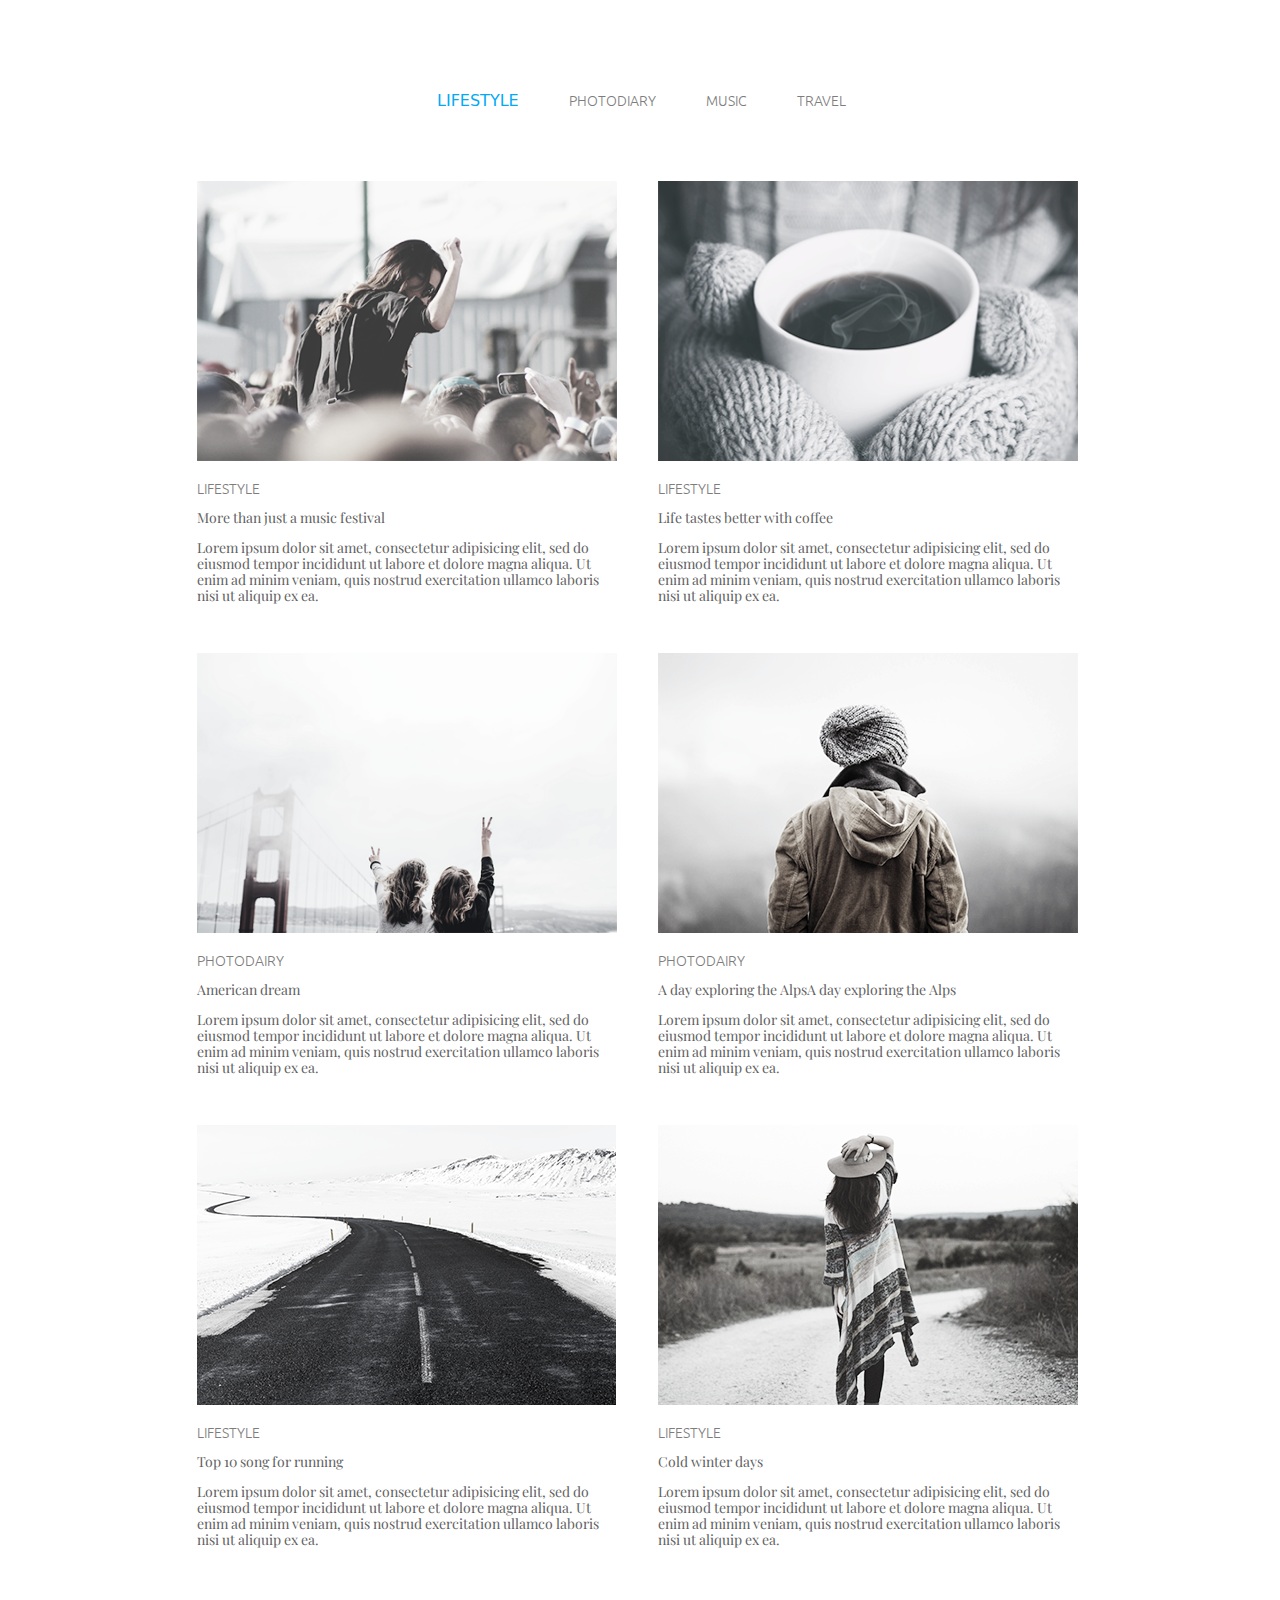
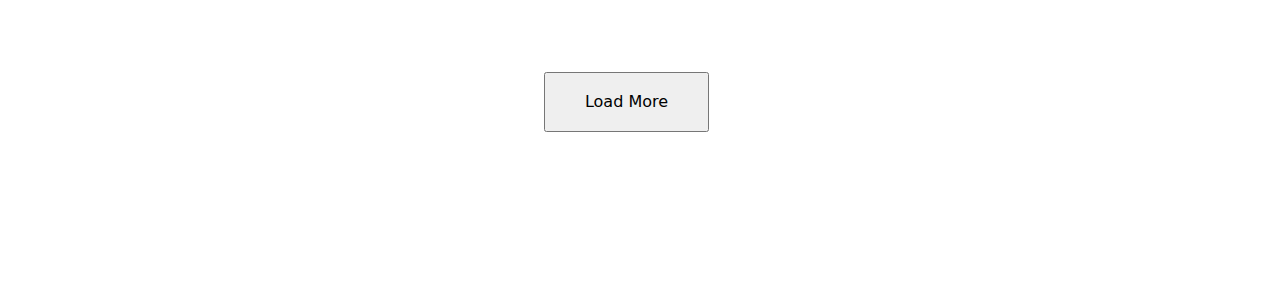
<file: index.html>
<!DOCTYPE html>
<html lang="en">
  <head>
    <meta charset="UTF-8" />
    <meta name="viewport" content="width=device-width, initial-scale=1.0" />
    <link
    rel="stylesheet"
    href="https://cdnjs.cloudflare.com/ajax/libs/modern-normalize/2.0.0/modern-normalize.min.css"
    />
    <link rel="preconnect" href="https://fonts.googleapis.com" />
    <link rel="preconnect" href="https://fonts.gstatic.com" crossorigin />
    <link
    href="https://fonts.googleapis.com/css2?family=Playfair+Display:ital@0;1&display=swap"
    rel="stylesheet"
    />
    <link rel="preconnect" href="https://fonts.googleapis.com" />
    <link rel="preconnect" href="https://fonts.gstatic.com" crossorigin />
    <link
    href="https://fonts.googleapis.com/css2?1&family=Ubuntu:ital,wght@0,300;0,400;0,500;0,700;1,300;1,400;1,500;1,700&display=swap"
    rel="stylesheet"
    />
    <title>PhotoBlog| Official</title>
    <link rel="stylesheet" href="style.css" />
  </head>
  <body>
    <div class="backdrop">
      <div class="loader-container">
        <div class="loader"></div>
      </div>
    </div>
    <header>
      <ul class="container ul-header">
        <li><a class="lifestyle text-shadow-drop-center color-change" href="#">LIFESTYLE</a></li>
        <li><a class="others text-shadow-drop-center color-change" href="#">PHOTODIARY</a></li>
        <li><a class="others text-shadow-drop-center color-change" href="#">MUSIC</a></li>
        <li><a class="others text-shadow-drop-center color-change" href="#">TRAVEL</a></li>
        <li>
          <a class="a-dark" href="./dark.html">
</a>
        </li>
      </ul>
    </header>
    <main>
      <div class="container">
        <ul class="flex-list">
          <li class="box-1 shake-horizontal">
            <img src="./img/1-1.png" alt="" />
            <p class="others">LIFESTYLE</p>
            <h3 class="playfair-font">More than just a music festival</h3>
            <p class="playfair-font">
              Lorem ipsum dolor sit amet, consectetur adipisicing elit, sed do
              eiusmod tempor incididunt ut labore et dolore magna aliqua. Ut
              enim ad minim veniam, quis nostrud exercitation ullamco laboris
              nisi ut aliquip ex ea.
            </p>
          </li>
          <li class="box-1 shake-horizontal">
            <img src="img/2-1.png" alt="" />
            <p class="others">LIFESTYLE</p>
            <h3 class="playfair-font">Life tastes better with coffee</h3>
            <p class="playfair-font">
              Lorem ipsum dolor sit amet, consectetur adipisicing elit, sed do
              eiusmod tempor incididunt ut labore et dolore magna aliqua. Ut
              enim ad minim veniam, quis nostrud exercitation ullamco laboris
              nisi ut aliquip ex ea.
            </p>
          </li>
          <li class="box-1 shake-horizontal">
            <img src="img/3-1.png" alt="" />
            <p class="others">PHOTODAIRY</p>
            <h3 class="playfair-font">American dream</h3>
            <p class="playfair-font">
              Lorem ipsum dolor sit amet, consectetur adipisicing elit, sed do
              eiusmod tempor incididunt ut labore et dolore magna aliqua. Ut
              enim ad minim veniam, quis nostrud exercitation ullamco laboris
              nisi ut aliquip ex ea.
            </p>
          </li>
          <li class="box-1 shake-horizontal">
            <img src="img/4-1.png" alt="" />
            <p class="others">PHOTODAIRY</p>
            <h3 class="playfair-font">
              A day exploring the AlpsA day exploring the Alps
            </h3>
            <p class="playfair-font">
              Lorem ipsum dolor sit amet, consectetur adipisicing elit, sed do
              eiusmod tempor incididunt ut labore et dolore magna aliqua. Ut
              enim ad minim veniam, quis nostrud exercitation ullamco laboris
              nisi ut aliquip ex ea.
            </p>
          </li>
          <li class="box-1 shake-horizontal">
            <img src="img/2-2.png" alt="" />
            <p class="others">LIFESTYLE</p>
            <h3 class="playfair-font">Top 10 song for running</h3>
            <p class="playfair-font">
              Lorem ipsum dolor sit amet, consectetur adipisicing elit, sed do
              eiusmod tempor incididunt ut labore et dolore magna aliqua. Ut
              enim ad minim veniam, quis nostrud exercitation ullamco laboris
              nisi ut aliquip ex ea.
            </p>
          </li>
          <li class="box-1 shake-horizontal">
            <img src="img/1-2.png" alt="" />
            <p class="others">LIFESTYLE</p>
            <h3 class="playfair-font">Cold winter days</h3>
            <p class="playfair-font">
              Lorem ipsum dolor sit amet, consectetur adipisicing elit, sed do
              eiusmod tempor incididunt ut labore et dolore magna aliqua. Ut
              enim ad minim veniam, quis nostrud exercitation ullamco laboris
              nisi ut aliquip ex ea.
            </p>
          </li>
        </ul>
        <button class="button" type="button">Load More</button>
      </div>
    </main>
  </body>
</html>
</file>
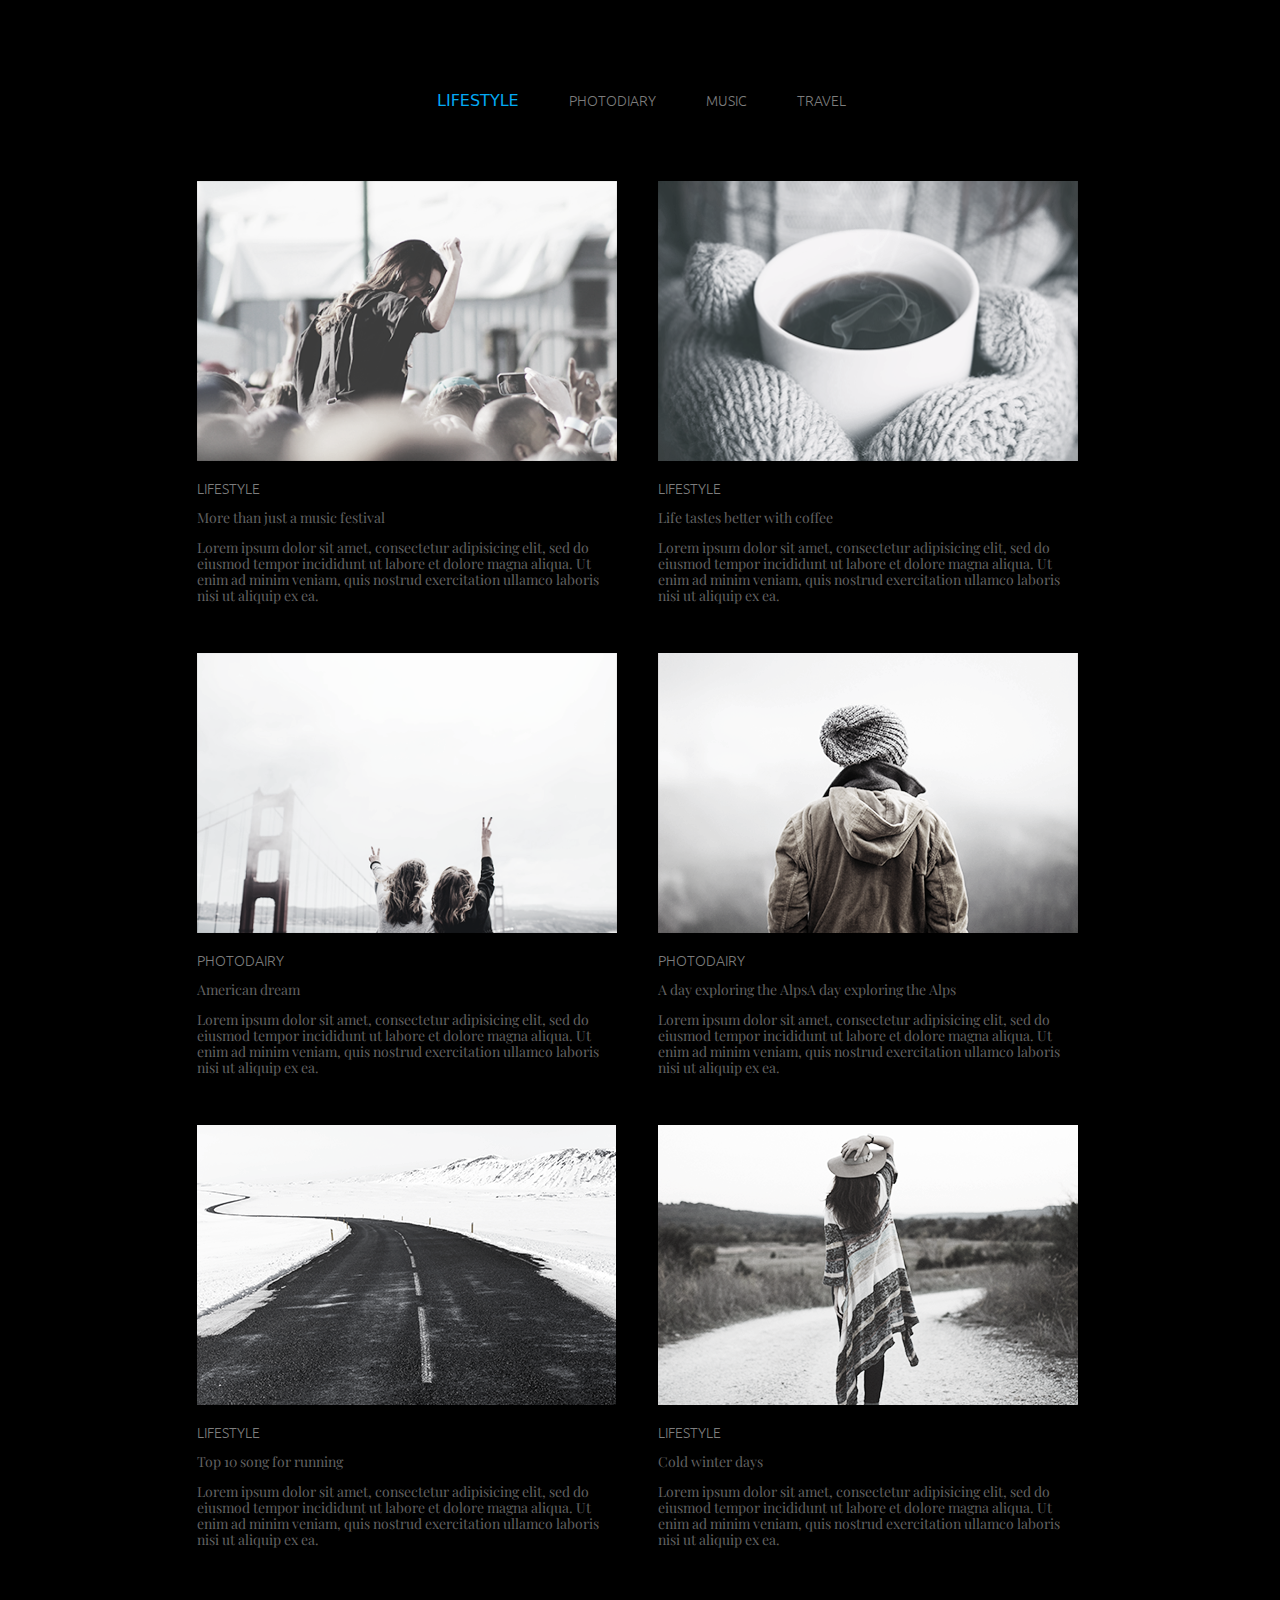
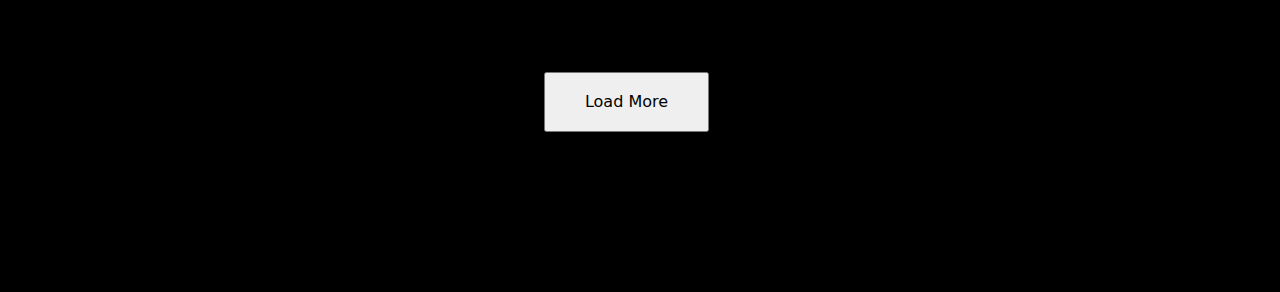
<file: dark.html>
<!DOCTYPE html>
<html lang="en">

<head>
    <meta charset="UTF-8" />
    <meta name="viewport" content="width=device-width, initial-scale=1.0" />
    <link rel="stylesheet"
        href="https://cdnjs.cloudflare.com/ajax/libs/modern-normalize/2.0.0/modern-normalize.min.css" />
    <link rel="preconnect" href="https://fonts.googleapis.com" />
    <link rel="preconnect" href="https://fonts.gstatic.com" crossorigin />
    <link href="https://fonts.googleapis.com/css2?family=Playfair+Display:ital@0;1&display=swap" rel="stylesheet" />
    <link rel="preconnect" href="https://fonts.googleapis.com" />
    <link rel="preconnect" href="https://fonts.gstatic.com" crossorigin />
    <link
        href="https://fonts.googleapis.com/css2?1&family=Ubuntu:ital,wght@0,300;0,400;0,500;0,700;1,300;1,400;1,500;1,700&display=swap"
        rel="stylesheet" />
    <title>PhotoBlog| Official</title>
    <link rel="stylesheet" href="style.css" />
    <link rel="stylesheet" href="dark.css">
</head>

<body>
    <header>
        <ul class="container ul-header">
            <li><a class="lifestyle text-shadow-drop-center" href="#">LIFESTYLE</a></li>
            <li><a class="others text-shadow-drop-center" href="#">PHOTODIARY</a></li>
            <li><a class="others text-shadow-drop-center" href="#">MUSIC</a></li>
            <li><a class="others text-shadow-drop-center" href="#">TRAVEL</a></li>
            <li>
                <a class="a-dark" href="index.html">

                </a>
            </li>
        </ul>
    </header>
    <main>
        <div class="container">
            <ul class="flex-list">
                <li class="box-1 shake-horizontal">
                    <img src="./img/1-1.png" alt="" />
                    <p class="others">LIFESTYLE</p>
                    <h3 class="playfair-font">More than just a music festival</h3>
                    <p class="playfair-font">
                        Lorem ipsum dolor sit amet, consectetur adipisicing elit, sed do
                        eiusmod tempor incididunt ut labore et dolore magna aliqua. Ut
                        enim ad minim veniam, quis nostrud exercitation ullamco laboris
                        nisi ut aliquip ex ea.
                    </p>
                </li>
                <li class="box-1 shake-horizontal">
                    <img src="img/2-1.png" alt="" />
                    <p class="others">LIFESTYLE</p>
                    <h3 class="playfair-font">Life tastes better with coffee</h3>
                    <p class="playfair-font">
                        Lorem ipsum dolor sit amet, consectetur adipisicing elit, sed do
                        eiusmod tempor incididunt ut labore et dolore magna aliqua. Ut
                        enim ad minim veniam, quis nostrud exercitation ullamco laboris
                        nisi ut aliquip ex ea.
                    </p>
                </li>
                <li class="box-1 shake-horizontal">
                    <img src="img/3-1.png" alt="" />
                    <p class="others">PHOTODAIRY</p>
                    <h3 class="playfair-font">American dream</h3>
                    <p class="playfair-font">
                        Lorem ipsum dolor sit amet, consectetur adipisicing elit, sed do
                        eiusmod tempor incididunt ut labore et dolore magna aliqua. Ut
                        enim ad minim veniam, quis nostrud exercitation ullamco laboris
                        nisi ut aliquip ex ea.
                    </p>
                </li>
                <li class="box-1 shake-horizontal">
                    <img src="img/4-1.png" alt="" />
                    <p class="others">PHOTODAIRY</p>
                    <h3 class="playfair-font">
                        A day exploring the AlpsA day exploring the Alps
                    </h3>
                    <p class="playfair-font">
                        Lorem ipsum dolor sit amet, consectetur adipisicing elit, sed do
                        eiusmod tempor incididunt ut labore et dolore magna aliqua. Ut
                        enim ad minim veniam, quis nostrud exercitation ullamco laboris
                        nisi ut aliquip ex ea.
                    </p>
                </li>
                <li class="box-1 shake-horizontal">
                    <img src="img/2-2.png" alt="" />
                    <p class="others">LIFESTYLE</p>
                    <h3 class="playfair-font">Top 10 song for running</h3>
                    <p class="playfair-font">
                        Lorem ipsum dolor sit amet, consectetur adipisicing elit, sed do
                        eiusmod tempor incididunt ut labore et dolore magna aliqua. Ut
                        enim ad minim veniam, quis nostrud exercitation ullamco laboris
                        nisi ut aliquip ex ea.
                    </p>
                </li>
                <li class="box-1 shake-horizontal">
                    <img src="img/1-2.png" alt="" />
                    <p class="others">LIFESTYLE</p>
                    <h3 class="playfair-font">Cold winter days</h3>
                    <p class="playfair-font">
                        Lorem ipsum dolor sit amet, consectetur adipisicing elit, sed do
                        eiusmod tempor incididunt ut labore et dolore magna aliqua. Ut
                        enim ad minim veniam, quis nostrud exercitation ullamco laboris
                        nisi ut aliquip ex ea.
                    </p>
                </li>
            </ul>
            <button class="button" type="button">Load More</button>
        </div>
    </main>
</body>

</html>
</file>
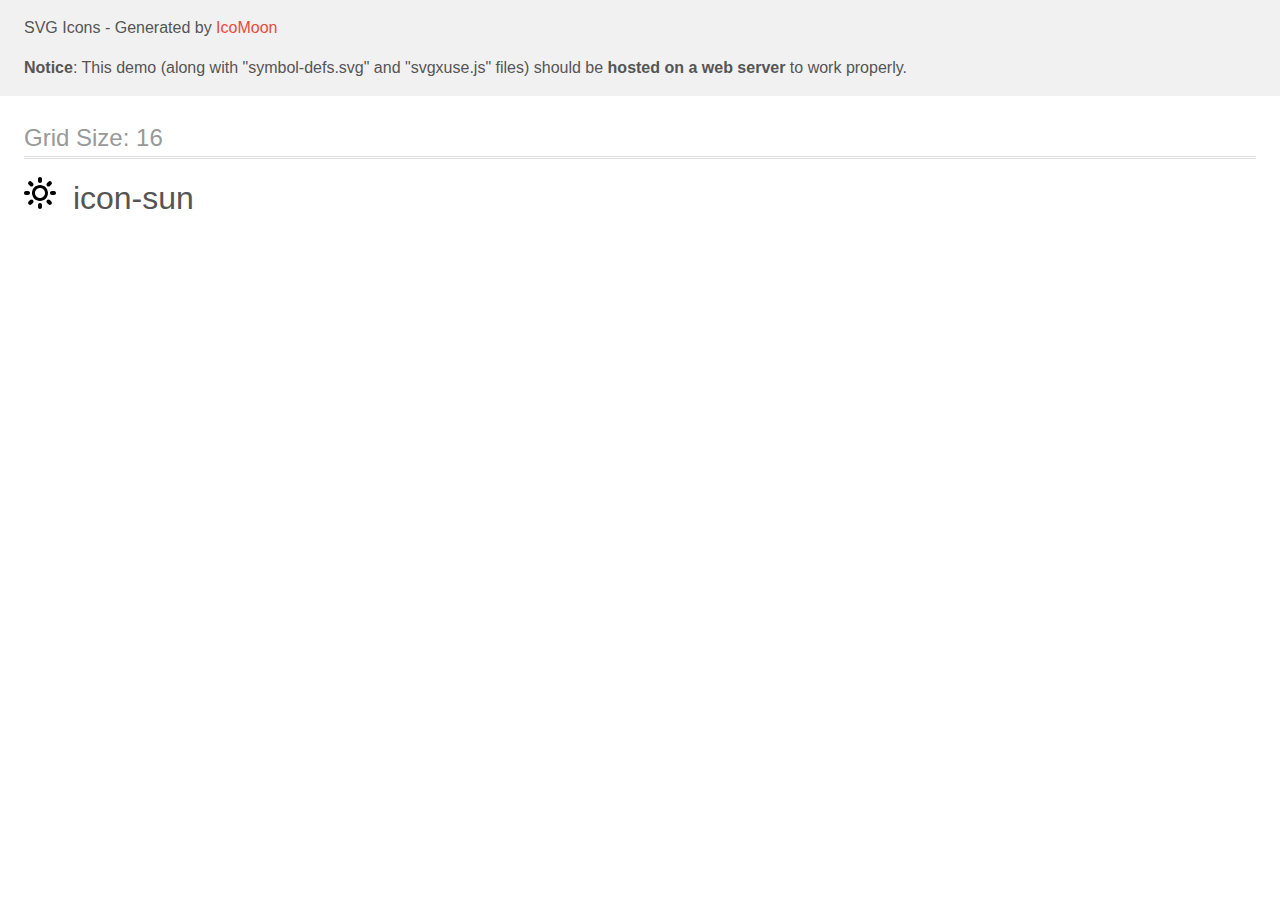
<file: img/icomoon/demo-external-svg.html>
<!doctype html>
<html>
<head>
    <title>IcoMoon - SVG Icons</title>
    <meta charset="utf-8">
    <meta name="viewport" content="width=device-width, initial-scale=1">
    <link rel="stylesheet" href="demo-files/demo.css">
    <link rel="stylesheet" href="style.css">
</head>
<body>
<header class="bgc1 clearfix">
<div class="mhl">
    <p>SVG Icons - Generated by <a href="https://icomoon.io/app">IcoMoon</a></p><p><strong>Notice</strong>: This demo (along with "symbol-defs.svg" and "svgxuse.js" files) should be <b>hosted on a web server</b> to work properly.</p>
</div>
</header>
    <div class="clearfix mhl ptl">
        <h1 class="mvm mtn fgc1">Grid Size: 16</h1>
        <div class="glyph fs1">
            <div class="clearfix pbs">
                <svg class="icon icon-sun"><use xlink:href="symbol-defs.svg#icon-sun"></use></svg><span class="name"> icon-sun</span>
            </div>
        </div>
  </div>
<script defer src="svgxuse.js"></script>
</body>
</html>
</file>
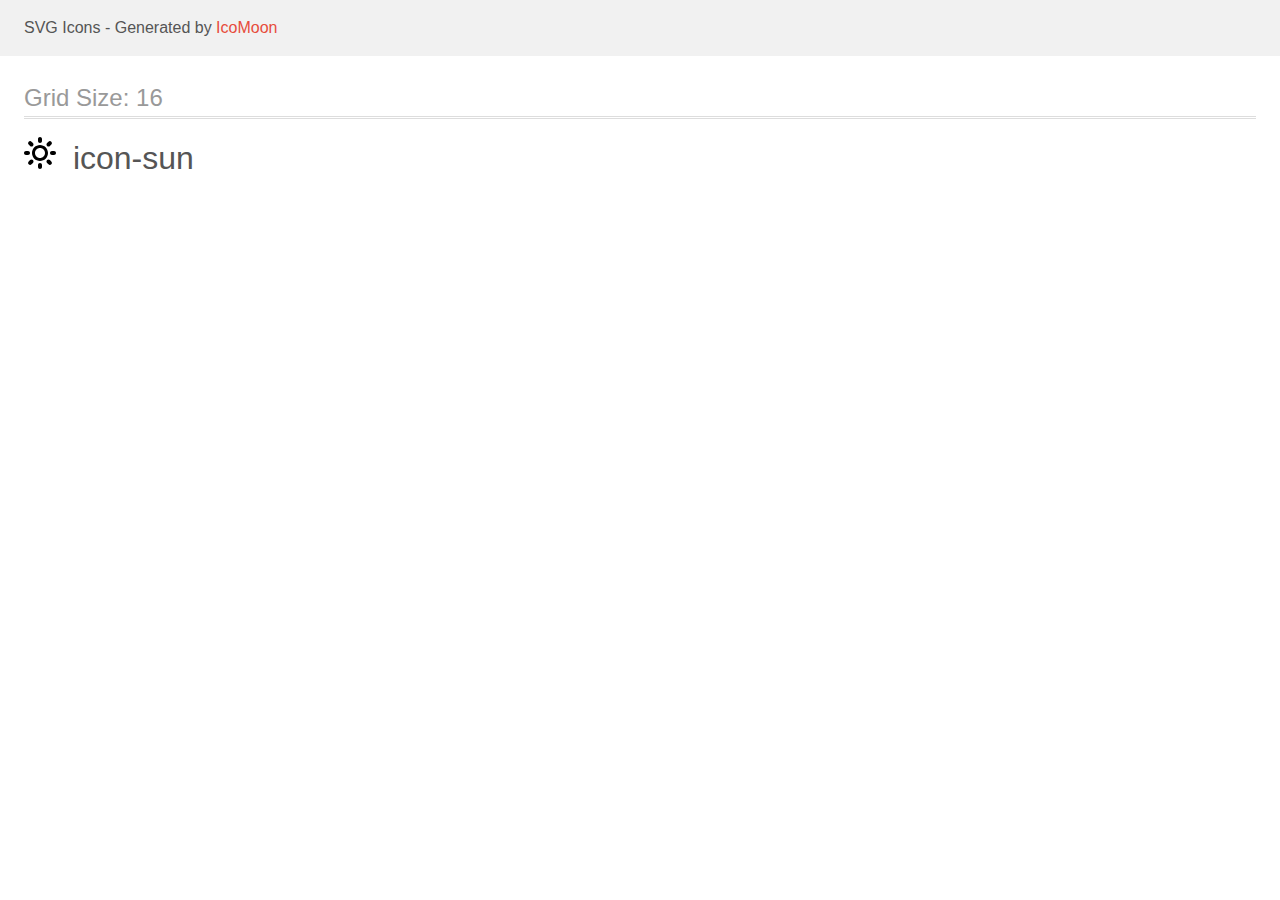
<file: img/icomoon/demo.html>
<!doctype html>
<html>
<head>
    <title>IcoMoon - SVG Icons</title>
    <meta charset="utf-8">
    <meta name="viewport" content="width=device-width, initial-scale=1">
    <link rel="stylesheet" href="demo-files/demo.css">
    <link rel="stylesheet" href="style.css">
</head>
<body>
<svg aria-hidden="true" style="position: absolute; width: 0; height: 0; overflow: hidden;" version="1.1" xmlns="http://www.w3.org/2000/svg" xmlns:xlink="http://www.w3.org/1999/xlink">
<defs>
<symbol id="icon-sun" viewBox="0 0 32 32">
<path d="M16 26c1.105 0 2 0.895 2 2v2c0 1.105-0.895 2-2 2s-2-0.895-2-2v-2c0-1.105 0.895-2 2-2zM16 6c-1.105 0-2-0.895-2-2v-2c0-1.105 0.895-2 2-2s2 0.895 2 2v2c0 1.105-0.895 2-2 2zM30 14c1.105 0 2 0.895 2 2s-0.895 2-2 2h-2c-1.105 0-2-0.895-2-2s0.895-2 2-2h2zM6 16c0 1.105-0.895 2-2 2h-2c-1.105 0-2-0.895-2-2s0.895-2 2-2h2c1.105 0 2 0.895 2 2zM25.899 23.071l1.414 1.414c0.781 0.781 0.781 2.047 0 2.828s-2.047 0.781-2.828 0l-1.414-1.414c-0.781-0.781-0.781-2.047 0-2.828s2.047-0.781 2.828 0zM6.101 8.929l-1.414-1.414c-0.781-0.781-0.781-2.047 0-2.828s2.047-0.781 2.828 0l1.414 1.414c0.781 0.781 0.781 2.047 0 2.828s-2.047 0.781-2.828 0zM25.899 8.929c-0.781 0.781-2.047 0.781-2.828 0s-0.781-2.047 0-2.828l1.414-1.414c0.781-0.781 2.047-0.781 2.828 0s0.781 2.047 0 2.828l-1.414 1.414zM6.101 23.071c0.781-0.781 2.047-0.781 2.828 0s0.781 2.047 0 2.828l-1.414 1.414c-0.781 0.781-2.047 0.781-2.828 0s-0.781-2.047 0-2.828l1.414-1.414z"></path>
<path d="M16 8c-4.418 0-8 3.582-8 8s3.582 8 8 8c4.418 0 8-3.582 8-8s-3.582-8-8-8zM16 21c-2.761 0-5-2.239-5-5s2.239-5 5-5 5 2.239 5 5-2.239 5-5 5z"></path>
</symbol>
</defs>
</svg>

<header class="bgc1 clearfix">
<div class="mhl">
    <p>SVG Icons - Generated by <a href="https://icomoon.io/app">IcoMoon</a></p>
</div>
</header>
    <div class="clearfix mhl ptl">
        <h1 class="mvm mtn fgc1">Grid Size: 16</h1>
        <div class="glyph fs1">
            <div class="clearfix pbs">
                <svg class="icon icon-sun"><use xlink:href="#icon-sun"></use></svg><span class="name"> icon-sun</span>
            </div>
        </div>
  </div>
<script defer src="svgxuse.js"></script>
</body>
</html>
</file>
<file: style.css>
:root{
    --color-for-lifestyle: #03A9F4;
    --color: #7D7D7D;
    --color-oo: #B4AD9E;
    --color-o: #626262;
}

.lifestyle{
    color: var(--color-for-lifestyle);
}

.color-change:hover{
    animation: color-change 0.75s cubic-bezier(0.075, 0.82, 0.165, 1) both;
        transition: 0.75s all;
}

@keyframes color-change{
    0% {
        color: black;
    }
    25% {
        color:  green;
    }

    50% {
        color: #03A9F4;
    }
    100% {
        color: blue;
    }
}

.container{
max-width: 906px;
margin: 0 auto;
list-style: none;
margin: 0 auto;
margin-bottom: 94px;
margin-top: 71px;
}

/* Загальний стиль для скролбару */
::-webkit-scrollbar {
    width: 12px;
    /* Ширина вертикального скролбару */
    height: 12px;
    /* Висота горизонтального скролбару */
}

/* Стиль для "дорожки" скролбару */
::-webkit-scrollbar-track {
    background: #f0f0f0;
    /* Колір фону треку */
    border-radius: 10px;
}

/* Стиль для повзунка */
::-webkit-scrollbar-thumb {
    background-color: #888;
    /* Колір повзунка */
    border-radius: 10px;
    border: 2px solid #f0f0f0;
    /* Зробити невеликий відступ від країв */
}

/* Зміна кольору при наведенні */
::-webkit-scrollbar-thumb:hover {
    background-color: #555;
}
/* 
@keyframes spin {
    0% {
        transform: rotate(0deg);
    }

    100% {
        transform: rotate(360deg);
    }
} */

.a-dark{
    display: block;
}

.text-shadow-drop-center:hover {
    animation: text-shadow-drop-center 0.6s both;
}

.others{
    color: var(--color);
    font-family: "Ubuntu", sans-serif;
    font-weight: 300;
    font-style: normal;
    font-size: 14px;
    display: flex;
}

.others:hover{
    color: #03A9F4;
    transition: cubic-bezier(0.250, 0.460, 0.450, 0.940);
    transition-duration: 250ms;
}

.container a{
    text-decoration: none;
}

.ul-header{
width: 906px;
margin: 0 auto;
margin-top: 92px;
list-style: none;
display: flex;
gap: 50px;
padding-left: 250px;
}
.shake-horizontal:hover {
    animation: shake-horizontal 0.8s cubic-bezier(0.455, 0.030, 0.515, 0.955) both;
    transition: 0.75s all;
    border: 1px solid grey;
}

.button{
    margin-top: 94px;
    background-color: none;
    width: 165px;
    height: 60px;
    margin-bottom: 66px;
    margin-left: 357px;
}

.flex-list{
    list-style: none;
    display: flex;
    flex-wrap: wrap;
    max-width: 1200px;
    padding-left: 0px;
    gap: 35px;
}

.box-1{
    width: 426px;
    flex-direction: row;
    padding-left: 10px;
}

.playfair-font{
    font-family: "Playfair Display", serif;
  font-optical-sizing: auto;
  font-weight: 400;
  font-style: normal;
  color: #626262;
  font-size: 14px;
}
/* ----------------------------------------------
 * Generated by Animista on 2024-8-18 9:53:55
 * Licensed under FreeBSD License.
 * See http://animista.net/license for more info. 
 * w: http://animista.net, t: @cssanimista
 * ---------------------------------------------- */

/**
 * ----------------------------------------
 * animation shake-horizontal
 * ----------------------------------------
 */
@keyframes shake-horizontal {

    0%,
    100% {
        transform: translateX(0);
    }

    10%,
    30%,
    50%,
    70% {
        transform: translateX(-10px);
    }

    20%,
    40%,
    60% {
        transform: translateX(10px);
    }

    80% {
        transform: translateX(8px);
    }

    90% {
        transform: translateX(-8px);
    }
}

/* ----------------------------------------------
 * Generated by Animista on 2024-8-18 9:56:48
 * Licensed under FreeBSD License.
 * See http://animista.net/license for more info. 
 * w: http://animista.net, t: @cssanimista
 * ---------------------------------------------- */

/**
 * ----------------------------------------
 * @animation text-shadow-drop-center
 * ----------------------------------------
 */
@keyframes text-shadow-drop-center {
    0% {
        text-shadow: 0 0 0 rgba(0, 0, 0, 0);
    }

    100% {
        text-shadow: 0 0 18px rgba(0, 0, 0, 0.35);
    }
}
</file>
<file: dark.css>
html{
    background-color: black;
}
</file>
<file: img/icomoon/demo-files/demo.css>
body {
  padding: 0;
  margin: 0;
  font-family: sans-serif;
  font-size: 1em;
  line-height: 1.5;
  color: #555;
  background: #fff;
}
h1 {
  font-size: 1.5em;
  font-weight: normal;
  box-shadow: 0 1px #ddd, 0 2px #fff, 0 3px #ddd;
}
small {
  font-size: .66666667em;
}
a {
  color: #e74c3c;
  text-decoration: none;
}
a:hover, a:focus {
  box-shadow: 0 1px #e74c3c;
}
.bshadow0, input {
  box-shadow: inset 0 -2px #e7e7e7;
}
input:hover {
  box-shadow: inset 0 -2px #ccc;
}
input, fieldset {
  font-size: 1em;
  margin: 0;
  padding: 0;
  border: 0;
}
input {
  color: inherit;
  line-height: 1.5;
  height: 1.5em;
  padding: .25em 0;
}
input:focus {
  outline: none;
  box-shadow: inset 0 -2px #449fdb;
}
.glyph {
  font-size: 16px;
  margin-right: 1.5em;
  float: left;
  width: 17em;
}
svg {
  color: #000;
}
.liga {
  width: 80%;
  width: calc(100% - 2.5em);
}
.talign-right {
  text-align: right;
}
.talign-center {
  text-align: center;
}
.bgc1 {
  background: #f1f1f1;
}
.fgc0 {
  color: #000;
}
.fgc1 {
  color: #999;
}
p {
  margin-top: 1em;
  margin-bottom: 1em;
}
.mvm {
  margin-top: .75em;
  margin-bottom: .75em;
}
.mtn {
  margin-top: 0;
}
.mtl, .mal {
  margin-top: 1.5em;
}
.mbl, .mal {
  margin-bottom: 1.5em;
}
.mal, .mhl {
  margin-left: 1.5em;
  margin-right: 1.5em;
}
.mhmm {
  margin-left: 1em;
  margin-right: 1em;
}
.ptl {
  padding-top: 1.5em;
}
.pbs, .pvs {
  padding-bottom: .25em;
}
.pvs, .pts {
  padding-top: .25em;
}
.unit {
  float: left;
}
.unitRight {
  float: right;
}
.size1of2 {
  width: 50%;
}
.size1of1 {
  width: 100%;
}
.clearfix:before, .clearfix:after {
  content: " ";
  display: table;
}
.clearfix:after {
  clear: both;
}
.hidden-true {
  display: none;
}
.textbox0 {
  width: 3em;
  background: #f1f1f1;
  padding: .25em .5em;
  line-height: 1.5;
  height: 1.5em;
}
.fs0 {
  font-size: 16px;
}
.fs1 {
  font-size: 32px;
}
.name {
  margin-left: .25em;
}
</file>
<file: img/icomoon/style.css>
.icon {
  display: inline-block;
  width: 1em;
  height: 1em;
  stroke-width: 0;
  stroke: currentColor;
  fill: currentColor;
}

/* ==========================================
Single-colored icons can be modified like so:
.icon-name {
  font-size: 32px;
  color: red;
}
========================================== */
</file>
